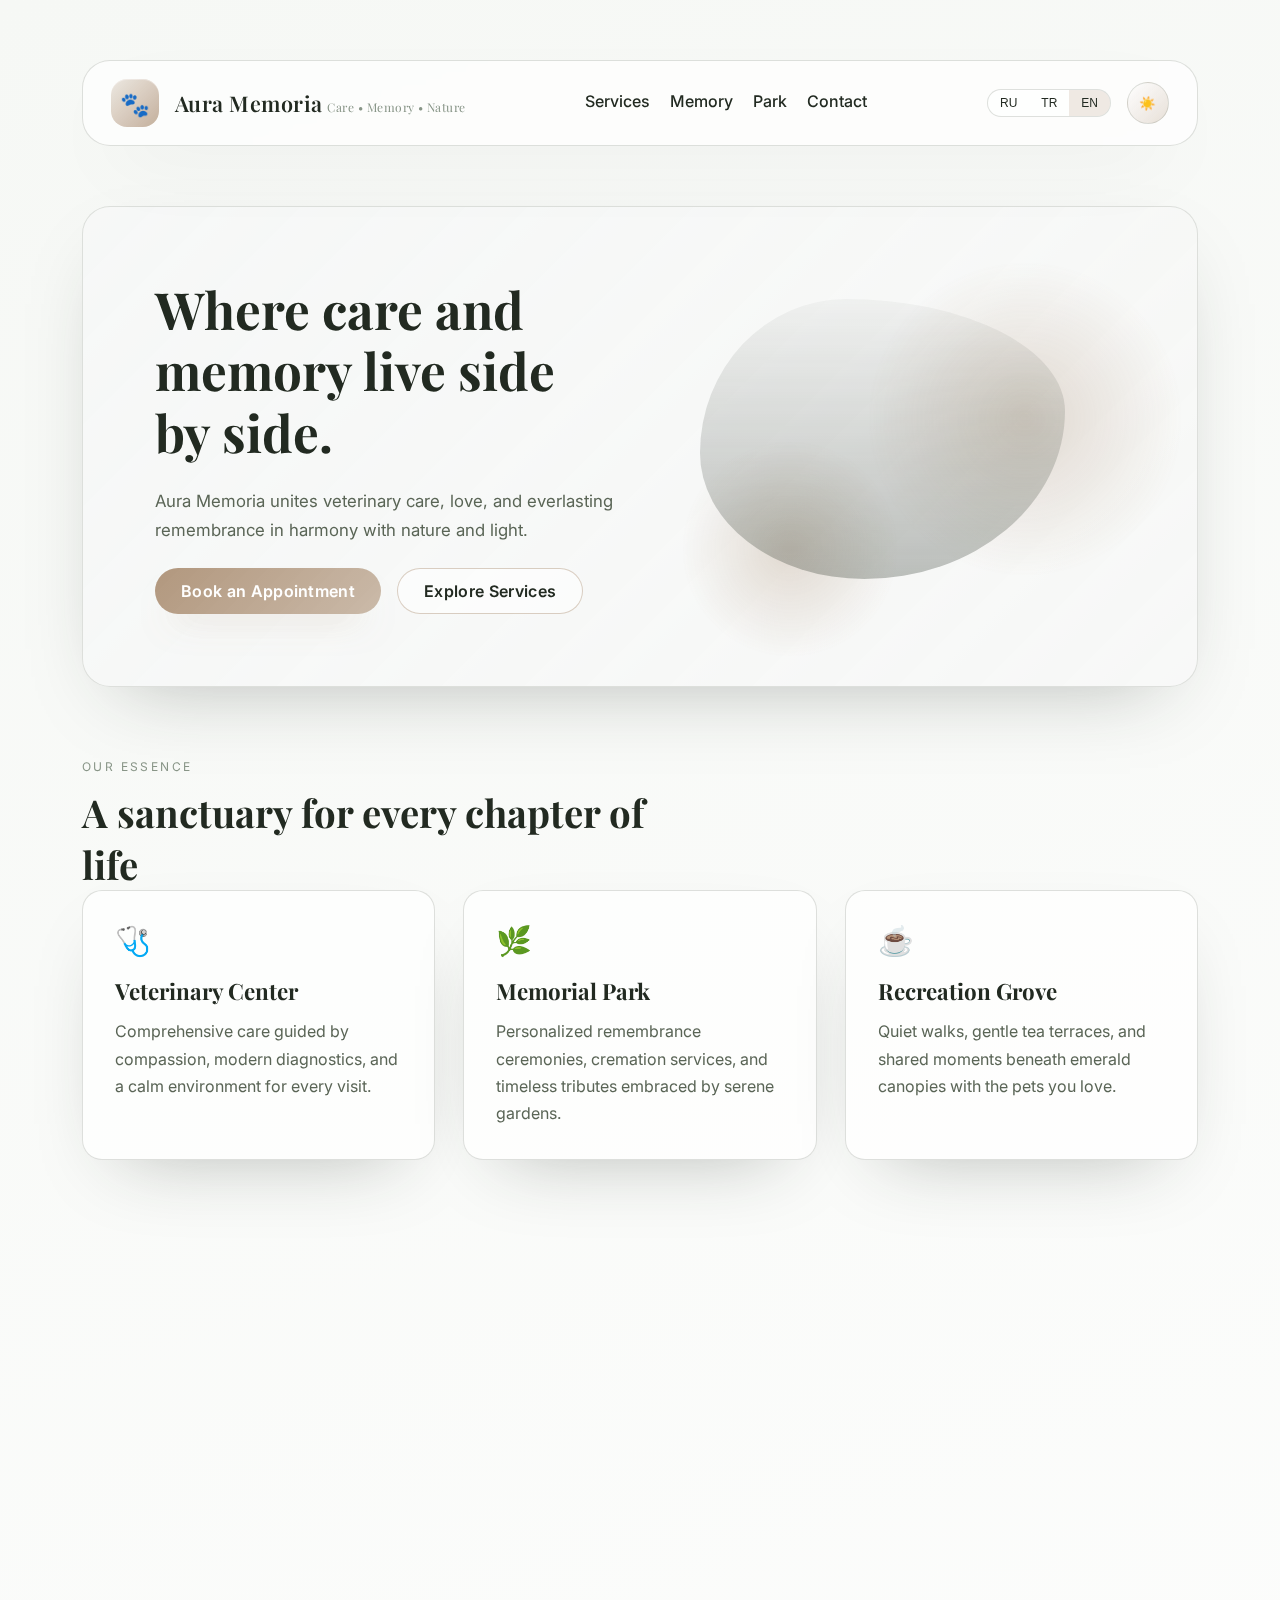
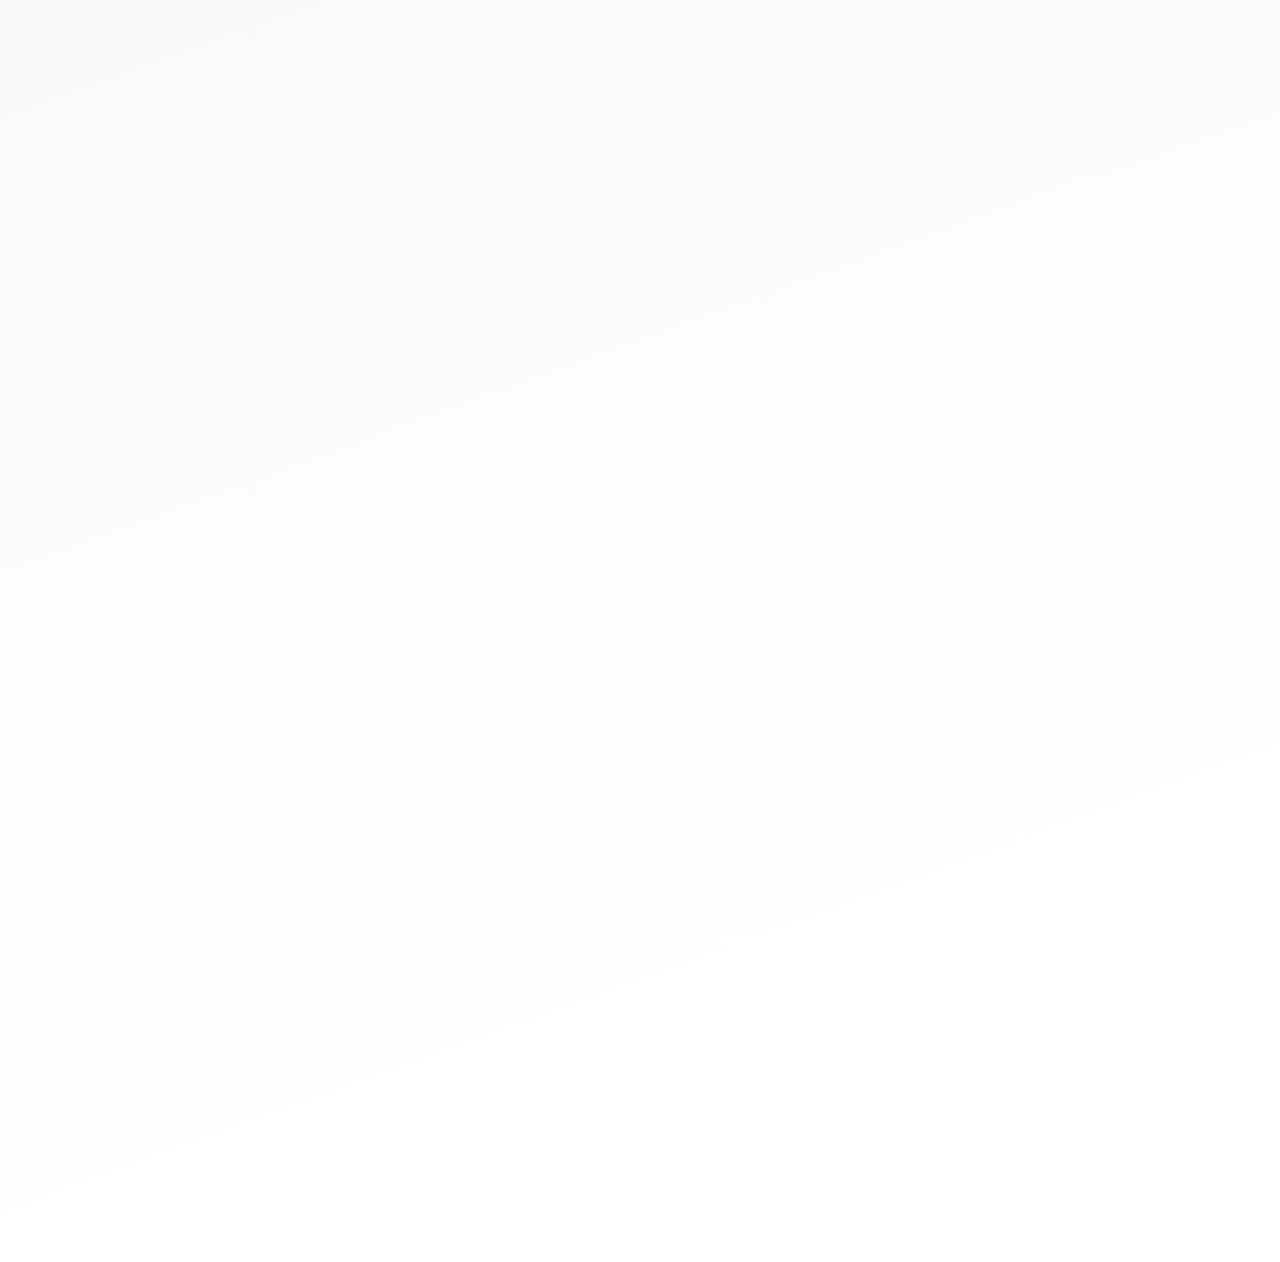
<file: index.html>
<!DOCTYPE html>
<html lang="en" class="no-js">
<head>
  <meta charset="UTF-8" />
  <meta name="viewport" content="width=device-width, initial-scale=1.0" />
  <title>Aura Memoria — Where care and memory live side by side</title>
  <link rel="preconnect" href="https://fonts.googleapis.com" />
  <link rel="preconnect" href="https://fonts.gstatic.com" crossorigin />
  <link href="https://fonts.googleapis.com/css2?family=Inter:wght@300;400;500;600&family=Playfair+Display:wght@500;600;700&display=swap" rel="stylesheet" />
  <link rel="stylesheet" href="assets/styles.css" />
</head>
<body class="theme-light">
  <div class="page-wrap">
    <header class="site-header reveal" id="top">
      <div class="logo-group">
        <div class="logo-mark" aria-hidden="true">🐾</div>
        <div class="logo-text">
          <span class="logo-title">Aura Memoria</span>
          <span class="logo-subtitle">Care • Memory • Nature</span>
        </div>
      </div>
      <nav class="site-nav" aria-label="Main navigation">
        <a href="#services">Services</a>
        <a href="#memory">Memory</a>
        <a href="#park">Park</a>
        <a href="#contact">Contact</a>
      </nav>
      <div class="header-controls">
        <div class="language-switch" role="group" aria-label="Language selector">
          <button class="language-switch__btn" data-lang="ru">RU</button>
          <button class="language-switch__btn" data-lang="tr">TR</button>
          <button class="language-switch__btn is-active" data-lang="en">EN</button>
        </div>
        <button class="theme-toggle" id="theme-toggle" aria-label="Toggle theme" type="button">
          <span class="theme-toggle__icon theme-toggle__icon--sun" aria-hidden="true">☀️</span>
          <span class="theme-toggle__icon theme-toggle__icon--moon" aria-hidden="true">🌙</span>
        </button>
      </div>
    </header>

    <main>
      <section class="hero reveal" aria-labelledby="hero-title">
        <div class="hero__background" aria-hidden="true"></div>
        <div class="hero__content">
          <h1 id="hero-title">Where care and memory live side by side.</h1>
          <p>Aura Memoria unites veterinary care, love, and everlasting remembrance in harmony with nature and light.</p>
          <div class="hero__actions">
            <a class="btn btn--primary" href="#contact">Book an Appointment</a>
            <a class="btn btn--ghost" href="#services">Explore Services</a>
          </div>
        </div>
        <div class="hero__visual" aria-hidden="true">
          <div class="hero__circle hero__circle--one"></div>
          <div class="hero__circle hero__circle--two"></div>
          <div class="hero__silhouette"></div>
        </div>
      </section>

      <section class="services reveal" id="services" aria-labelledby="services-title">
        <header class="section-header">
          <span class="section-kicker">Our Essence</span>
          <h2 id="services-title">A sanctuary for every chapter of life</h2>
        </header>
        <div class="services__grid">
          <article class="service-card" id="clinic">
            <div class="service-card__icon" aria-hidden="true">🩺</div>
            <h3>Veterinary Center</h3>
            <p>Comprehensive care guided by compassion, modern diagnostics, and a calm environment for every visit.</p>
          </article>
          <article class="service-card">
            <div class="service-card__icon" aria-hidden="true">🌿</div>
            <h3>Memorial Park</h3>
            <p>Personalized remembrance ceremonies, cremation services, and timeless tributes embraced by serene gardens.</p>
          </article>
          <article class="service-card" id="park">
            <div class="service-card__icon" aria-hidden="true">☕</div>
            <h3>Recreation Grove</h3>
            <p>Quiet walks, gentle tea terraces, and shared moments beneath emerald canopies with the pets you love.</p>
          </article>
        </div>
      </section>

      <section class="memory highlight reveal" id="memory" aria-labelledby="memory-title">
        <div class="highlight__content">
          <h2 id="memory-title">“In the whisper of leaves we hear their everlasting love.”</h2>
          <p>Our memorial keepers craft tributes that honor the joy, loyalty, and light our companions bring into our lives.</p>
          <a class="btn btn--outline" href="#stories">Learn more</a>
        </div>
      </section>

      <section class="stories reveal" id="stories" aria-labelledby="stories-title">
        <header class="section-header">
          <span class="section-kicker">Stories of Memory</span>
          <h2 id="stories-title">Echoes of love continuing to bloom</h2>
        </header>
        <div class="stories__list">
          <article class="story-card">
            <h3>Sunlit Path for Luna</h3>
            <p>How a gentle garden ceremony helped a family celebrate their husky’s adventurous spirit.</p>
            <button class="link-more" type="button">Coming soon</button>
          </article>
          <article class="story-card">
            <h3>The Cedar Bench</h3>
            <p>A community-built tribute spot where visitors leave handwritten notes for companions passed.</p>
            <button class="link-more" type="button">Coming soon</button>
          </article>
          <article class="story-card">
            <h3>Tea at Dusk</h3>
            <p>Weekly gatherings blending mindfulness, art therapy, and quiet moments with friends.</p>
            <button class="link-more" type="button">Coming soon</button>
          </article>
        </div>
      </section>

      <section class="contact reveal" id="contact" aria-labelledby="contact-title">
        <header class="section-header">
          <span class="section-kicker">Connect</span>
          <h2 id="contact-title">We are here to listen and to help</h2>
        </header>
        <div class="contact__layout">
          <div class="contact__details">
            <div class="detail">
              <h3>Visit</h3>
              <p>Golden Grove Lane 12, Serene District</p>
              <p>Open daily 8:00 – 22:00</p>
            </div>
            <div class="detail">
              <h3>Call</h3>
              <p><a href="tel:+74951234567">+7 (495) 123-45-67</a></p>
              <p><a href="tel:+905551234567">+90 555 123 45 67</a></p>
            </div>
            <div class="detail">
              <h3>Write</h3>
              <p><a href="mailto:hello@auramemoria.com">hello@auramemoria.com</a></p>
            </div>
          </div>
          <form class="contact__form" novalidate>
            <div class="form-group">
              <label for="name">Name</label>
              <input id="name" name="name" type="text" placeholder="Your name" required />
            </div>
            <div class="form-group">
              <label for="email">Email</label>
              <input id="email" name="email" type="email" placeholder="you@example.com" required />
            </div>
            <div class="form-group">
              <label for="message">Message</label>
              <textarea id="message" name="message" rows="4" placeholder="How can we support you?" required></textarea>
            </div>
            <button class="btn btn--primary" type="submit">Send message</button>
          </form>
        </div>
      </section>
    </main>

    <footer class="site-footer reveal">
      <div class="footer-brand">
        <div class="logo-mark" aria-hidden="true">🐾</div>
        <span class="logo-title">Aura Memoria</span>
      </div>
      <p>© 2025 Aura Memoria. All rights reserved.</p>
      <a class="footer-link" href="#top">Back to top</a>
    </footer>
  </div>

  <script src="assets/scripts.js" defer></script>
</body>
</html>
</file>
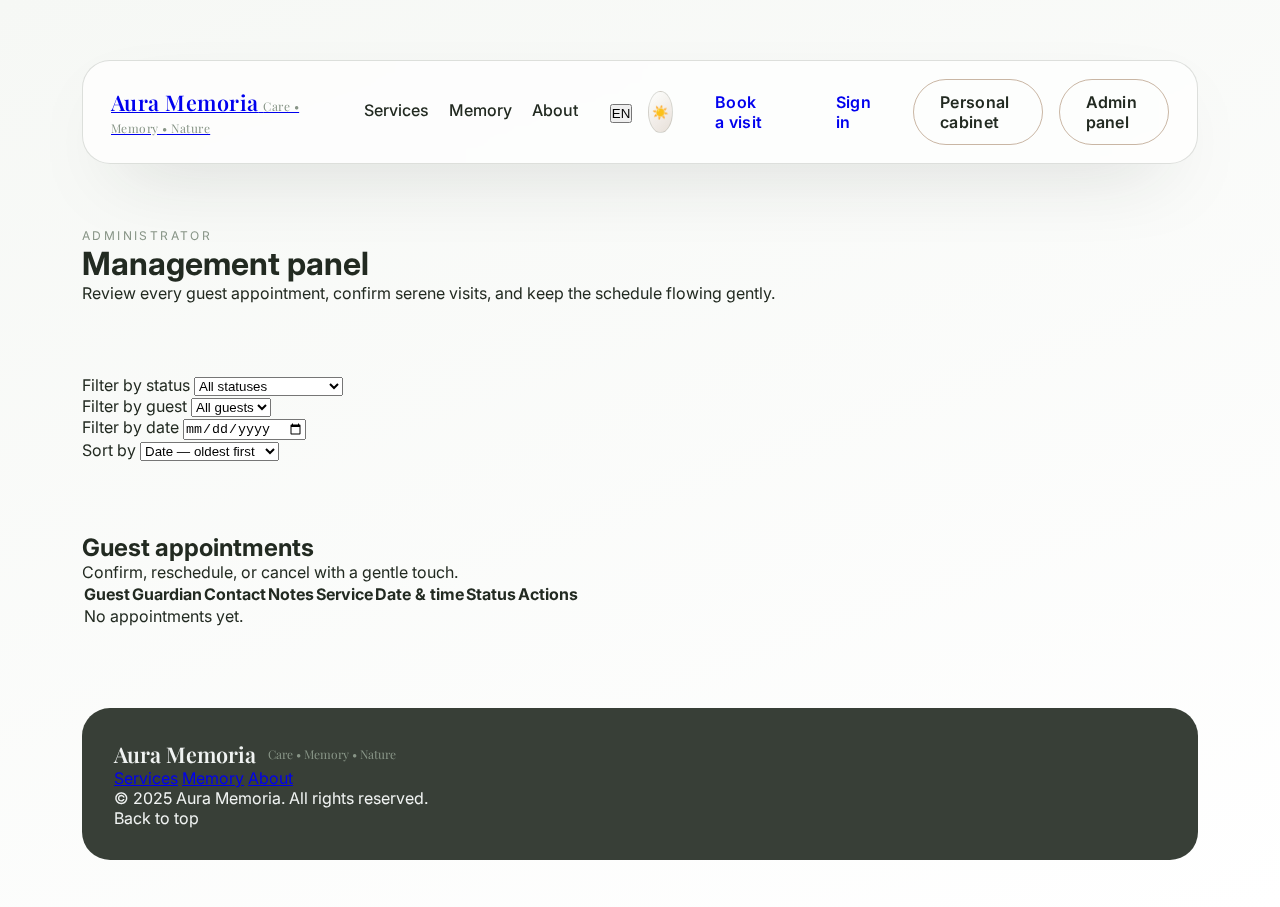
<file: admin.html>
<!DOCTYPE html>
<html lang="en" class="no-js">
<head>
  <meta charset="UTF-8" />
  <meta name="viewport" content="width=device-width, initial-scale=1.0" />
  <title>Aura Memoria — Admin panel</title>
  <link rel="preconnect" href="https://fonts.googleapis.com" />
  <link rel="preconnect" href="https://fonts.gstatic.com" crossorigin />
  <link
    href="https://fonts.googleapis.com/css2?family=Inter:wght@300;400;500;600&family=Playfair+Display:wght@500;600;700&display=swap"
    rel="stylesheet"
  />
  <link rel="stylesheet" href="assets/styles.css" />
</head>
<body class="theme-light" data-page="admin">
  <div class="page-wrap">
    <header class="site-header reveal" id="top">
      <a class="logo-group" href="index.html" aria-label="Aura Memoria home">
        <div class="logo-text">
          <span class="logo-title">Aura Memoria</span>
          <span class="logo-subtitle" data-i18n="header.tagline">Care • Memory • Nature</span>
        </div>
      </a>
      <nav class="site-nav" aria-label="Main navigation">
        <a href="index.html#services" data-i18n="nav.services">Services</a>
        <a href="memorial.html" data-i18n="nav.memory">Memory</a>
        <a href="about.html" data-i18n="nav.about">About</a>
      </nav>
      <div class="header-controls">
        <div class="language-menu" data-language-menu>
          <button
            class="language-menu__toggle"
            type="button"
            aria-haspopup="true"
            aria-expanded="false"
            aria-label="Select language"
            data-i18n-aria-label="header.languageToggle"
          >
            <span class="language-menu__globe" aria-hidden="true"></span>
            <span class="language-menu__current" data-language-label>EN</span>
            <span class="language-menu__chevron" aria-hidden="true"></span>
          </button>
          <ul class="language-menu__list" role="menu" hidden>
            <li>
              <button type="button" role="menuitemradio" aria-checked="false" class="language-menu__option" data-lang="en" data-label="EN">
                English
              </button>
            </li>
            <li>
              <button type="button" role="menuitemradio" aria-checked="false" class="language-menu__option" data-lang="ru" data-label="RU">
                Русский
              </button>
            </li>
            <li>
              <button type="button" role="menuitemradio" aria-checked="false" class="language-menu__option" data-lang="tr" data-label="TR">
                Türkçe
              </button>
            </li>
            <li>
              <button type="button" role="menuitemradio" aria-checked="false" class="language-menu__option" data-lang="de" data-label="DE">
                Deutsch
              </button>
            </li>
          </ul>
        </div>
        <button class="theme-toggle" id="theme-toggle" aria-label="Toggle theme" type="button">
          <span class="theme-toggle__icon theme-toggle__icon--sun" aria-hidden="true">☀️</span>
          <span class="theme-toggle__icon theme-toggle__icon--moon" aria-hidden="true">🌙</span>
        </button>
        <a
          class="btn btn--header btn--header-cta"
          href="clinic.html"
          data-i18n="header.bookAppointment"
        >
          Book a visit
        </a>
        <a
          class="btn btn--header"
          href="login.html"
          data-i18n="header.login"
          data-auth-visible="signed-out"
        >
          Sign in
        </a>
        <a
          class="btn btn--header btn--outline"
          href="dashboard.html"
          data-i18n="header.dashboard"
          data-auth-visible="signed-in"
          data-role-visible="user"
          hidden
        >
          Personal cabinet
        </a>
        <a
          class="btn btn--header btn--outline"
          href="admin.html"
          data-i18n="header.adminPanel"
          data-auth-visible="signed-in"
          data-role-visible="admin"
          hidden
        >
          Admin panel
        </a>
        <button
          class="header-link header-link--muted"
          type="button"
          data-action="logout"
          data-i18n="header.logout"
          data-auth-visible="signed-in"
          hidden
        >
          Sign out
        </button>
      </div>
    </header>

    <main class="admin-main">
      <section class="admin-hero reveal" aria-labelledby="admin-title">
        <div>
          <span class="section-kicker" data-i18n="admin.kicker">Administrator</span>
          <h1 id="admin-title" data-i18n="admin.title">Management panel</h1>
          <p data-i18n="admin.subtitle">
            Review every guest appointment, confirm serene visits, and keep the schedule flowing gently.
          </p>
        </div>
      </section>

      <section class="admin-controls reveal" aria-label="Appointment controls">
        <div class="admin-control">
          <label for="admin-filter-status" data-i18n="admin.filter.status">Filter by status</label>
          <select id="admin-filter-status" data-admin-filter-status>
            <option value="all" data-i18n="admin.filter.statusAll">All statuses</option>
            <option value="pending" data-i18n="admin.filter.statusPending">Awaiting confirmation</option>
            <option value="confirmed" data-i18n="admin.filter.statusConfirmed">Confirmed</option>
            <option value="cancelled" data-i18n="admin.filter.statusCancelled">Cancelled</option>
          </select>
        </div>
        <div class="admin-control">
          <label for="admin-filter-user" data-i18n="admin.filter.user">Filter by guest</label>
          <select id="admin-filter-user" data-admin-filter-user>
            <option value="all" data-i18n="admin.filter.userAll">All guests</option>
          </select>
        </div>
        <div class="admin-control">
          <label for="admin-filter-date" data-i18n="admin.filter.date">Filter by date</label>
          <input id="admin-filter-date" type="date" data-admin-filter-date />
        </div>
        <div class="admin-control">
          <label for="admin-sort" data-i18n="admin.sort.label">Sort by</label>
          <select id="admin-sort" data-admin-sort>
            <option value="dateAsc" data-i18n="admin.sort.dateAsc">Date — oldest first</option>
            <option value="dateDesc" data-i18n="admin.sort.dateDesc">Date — newest first</option>
            <option value="status" data-i18n="admin.sort.status">Status</option>
            <option value="guest" data-i18n="admin.sort.guest">Guest name</option>
          </select>
        </div>
      </section>

      <section class="admin-table-section reveal" aria-labelledby="admin-table-title">
        <div class="admin-table__header">
          <h2 id="admin-table-title" data-i18n="admin.table.title">Guest appointments</h2>
          <p data-i18n="admin.table.subtitle">Confirm, reschedule, or cancel with a gentle touch.</p>
        </div>
        <div class="admin-table__wrapper">
          <table class="admin-table" data-admin-table>
            <thead>
              <tr>
                <th data-i18n="admin.table.guest">Guest</th>
                <th data-i18n="admin.table.guardian">Guardian</th>
                <th data-i18n="admin.table.contact">Contact</th>
                <th data-i18n="admin.table.notes">Notes</th>
                <th data-i18n="admin.table.service">Service</th>
                <th data-i18n="admin.table.datetime">Date & time</th>
                <th data-i18n="admin.table.status">Status</th>
                <th data-i18n="admin.table.actions">Actions</th>
              </tr>
            </thead>
            <tbody data-admin-table-body>
              <tr data-admin-empty>
                <td colspan="8" data-i18n="admin.table.empty">No appointments yet.</td>
              </tr>
            </tbody>
          </table>
        </div>
      </section>
    </main>

    <footer class="site-footer reveal">
      <div class="site-footer__inner">
        <div class="footer-brand">
          <span class="logo-title">Aura Memoria</span>
          <span class="logo-subtitle" data-i18n="header.tagline">Care • Memory • Nature</span>
        </div>
        <nav class="footer-nav" aria-label="Footer">
          <a href="index.html#services" data-i18n="nav.services">Services</a>
          <a href="memorial.html" data-i18n="nav.memory">Memory</a>
          <a href="about.html" data-i18n="nav.about">About</a>
        </nav>
        <div class="footer-meta">
          <p data-i18n="footer.copy">© 2025 Aura Memoria. All rights reserved.</p>
          <a class="footer-link" href="#top" data-scroll-top data-i18n="footer.backToTop">Back to top</a>
        </div>
      </div>
    </footer>
    <div class="admin-reschedule" data-admin-reschedule hidden>
      <div class="admin-reschedule__backdrop" data-admin-reschedule-backdrop></div>
      <div class="admin-reschedule__dialog" role="dialog" aria-modal="true" aria-labelledby="admin-reschedule-title">
        <button
          type="button"
          class="admin-reschedule__close"
          aria-label="Close reschedule dialog"
          data-i18n-aria-label="admin.reschedule.cancel"
          data-admin-reschedule-close
        ></button>
        <h2 id="admin-reschedule-title" data-i18n="admin.reschedule.title">Adjust appointment</h2>
        <p class="admin-reschedule__intro" data-i18n="admin.reschedule.subtitle">
          Update the time and confirm when the guest is ready.
        </p>
        <form class="admin-reschedule__form" data-admin-reschedule-form>
          <div class="form-row">
            <label class="form-group">
              <span data-i18n="admin.reschedule.date">New date</span>
              <input type="date" name="date" required />
            </label>
            <label class="form-group">
              <span data-i18n="admin.reschedule.time">New time</span>
              <input type="time" name="time" required />
            </label>
          </div>
          <div class="admin-reschedule__actions">
            <button type="submit" class="btn btn--primary" data-i18n="admin.reschedule.submit">Save changes</button>
            <button type="button" class="btn btn--ghost" data-admin-reschedule-close data-i18n="admin.reschedule.cancel">
              Cancel
            </button>
          </div>
        </form>
      </div>
    </div>
  </div>
  <script src="assets/scripts.js" defer></script>
</body>
</html>
</file>
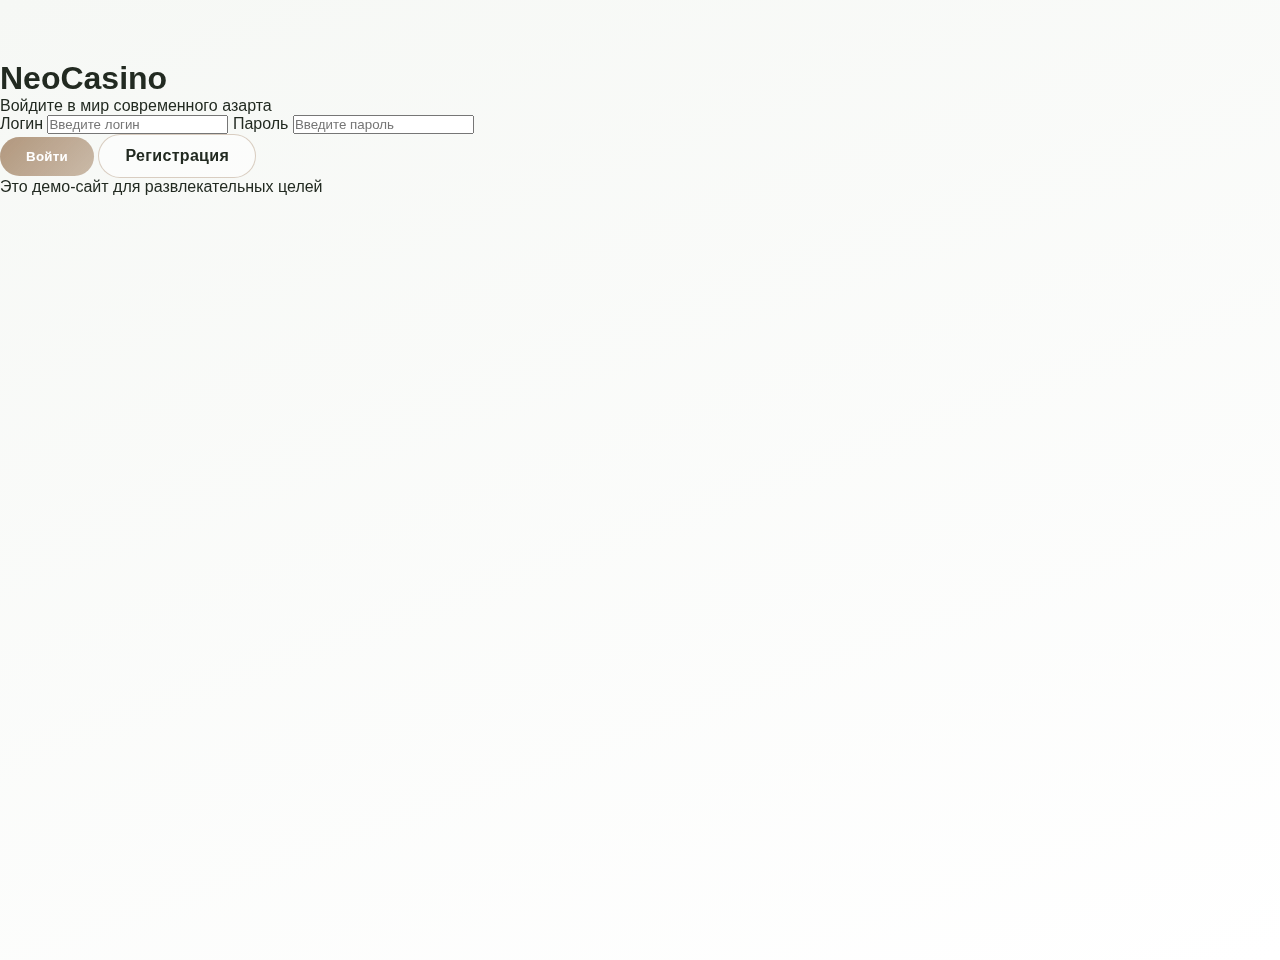
<file: auth.html>
<!DOCTYPE html>
<html lang="ru">
<head>
  <meta charset="UTF-8" />
  <meta name="viewport" content="width=device-width, initial-scale=1.0" />
  <title>NeoCasino — Вход</title>
  <link rel="preconnect" href="https://fonts.googleapis.com">
  <link rel="preconnect" href="https://fonts.gstatic.com" crossorigin>
  <link href="https://fonts.googleapis.com/css2?family=Poppins:wght@400;500;600;700&display=swap" rel="stylesheet">
  <link rel="stylesheet" href="assets/styles.css" />
</head>
<body class="page page--auth">
  <div class="floating-gifts" aria-hidden="true">
    <div class="gift gift--one"></div>
    <div class="gift gift--two"></div>
    <div class="gift gift--three"></div>
  </div>

  <main class="auth">
    <section class="auth__panel glass">
      <header class="auth__header">
        <h1 class="auth__title">NeoCasino</h1>
        <p class="auth__subtitle">Войдите в мир современного азарта</p>
      </header>
      <form class="auth__form" novalidate>
        <label class="input">
          <span class="input__label">Логин</span>
          <input type="text" name="login" placeholder="Введите логин" required />
        </label>
        <label class="input">
          <span class="input__label">Пароль</span>
          <input type="password" name="password" placeholder="Введите пароль" required />
        </label>
        <div class="auth__actions">
          <button type="submit" class="btn btn--primary">Войти</button>
          <a class="btn btn--ghost" href="dashboard.html">Регистрация</a>
        </div>
      </form>
      <p class="auth__disclaimer">Это демо-сайт для развлекательных целей</p>
    </section>
  </main>
  <script src="assets/scripts.js"></script>
</body>
</html>
</file>
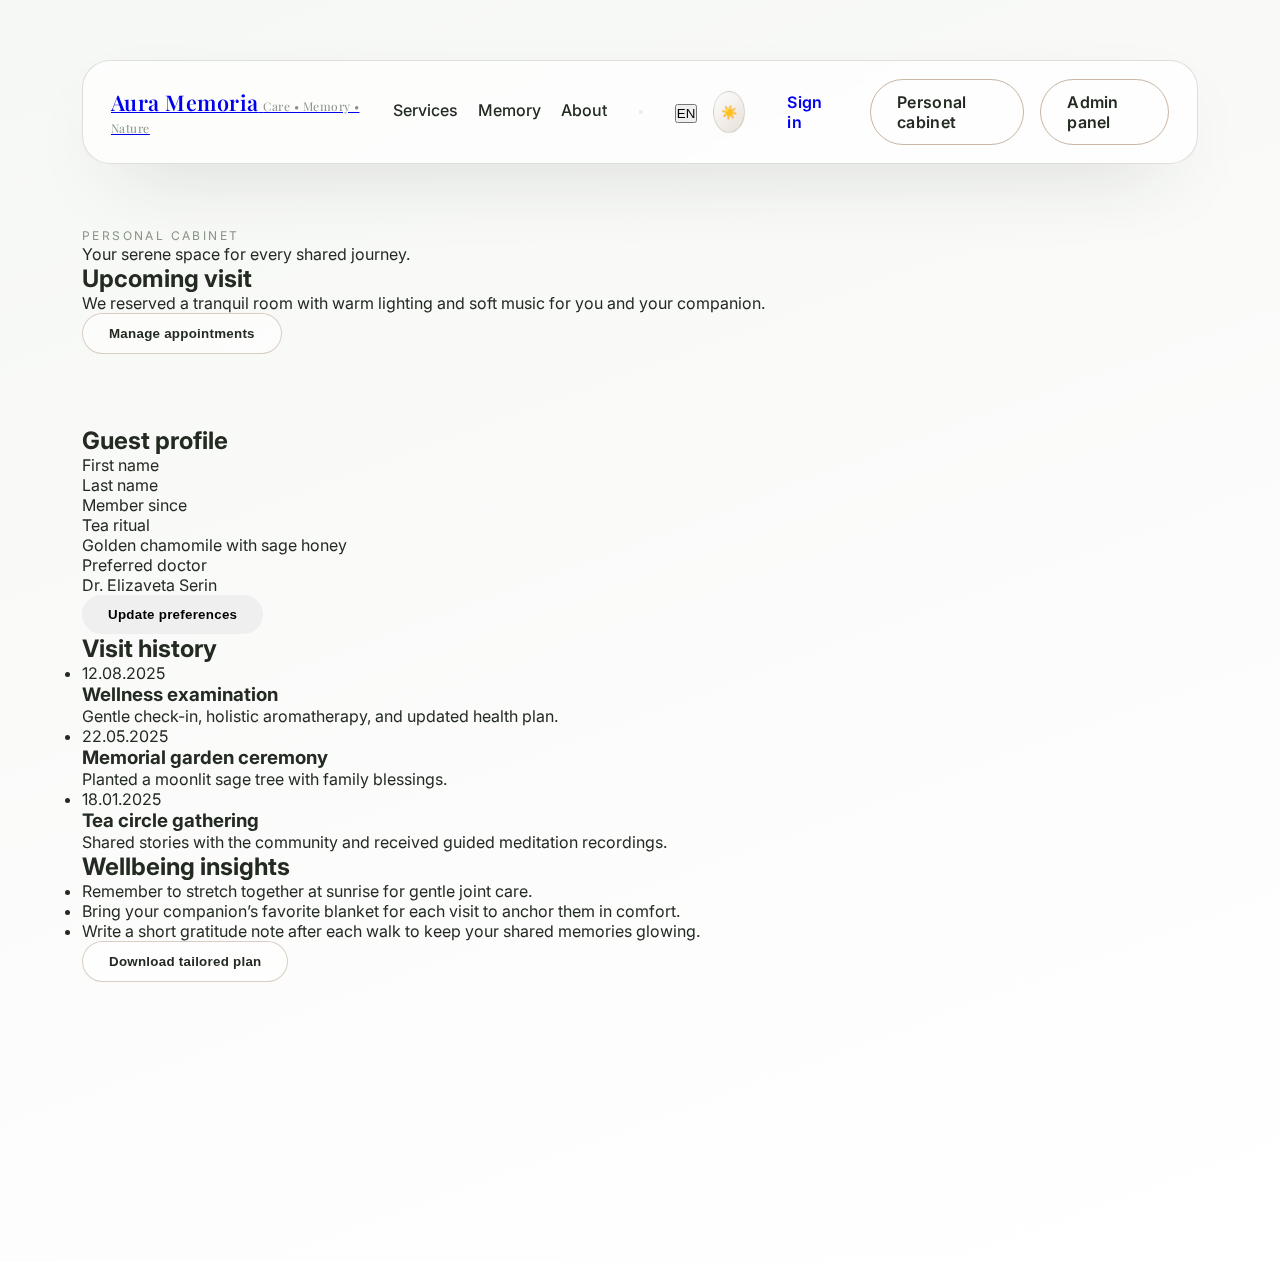
<file: dashboard.html>
<!DOCTYPE html>
<html lang="en" class="no-js">
<head>
  <meta charset="UTF-8" />
  <meta name="viewport" content="width=device-width, initial-scale=1.0" />
  <title>Aura Memoria — Personal cabinet</title>
  <link rel="preconnect" href="https://fonts.googleapis.com" />
  <link rel="preconnect" href="https://fonts.gstatic.com" crossorigin />
  <link
    href="https://fonts.googleapis.com/css2?family=Inter:wght@300;400;500;600&family=Playfair+Display:wght@500;600;700&display=swap"
    rel="stylesheet"
  />
  <link rel="stylesheet" href="assets/styles.css" />
</head>
<body class="theme-light" data-page="dashboard">
  <div class="page-wrap">
    <header class="site-header reveal" id="top">
      <a class="logo-group" href="index.html" aria-label="Aura Memoria home">
        <div class="logo-text">
          <span class="logo-title">Aura Memoria</span>
          <span class="logo-subtitle" data-i18n="header.tagline">Care • Memory • Nature</span>
        </div>
      </a>
      <nav class="site-nav" aria-label="Main navigation">
        <a href="index.html#services" data-i18n="nav.services">Services</a>
        <a href="memorial.html" data-i18n="nav.memory">Memory</a>
        <a href="about.html" data-i18n="nav.about">About</a>
      </nav>
      <button
        class="header-menu-toggle"
        type="button"
        aria-expanded="false"
        aria-label="Open menu"
        data-i18n-aria-label="header.menuOpen"
        data-mobile-menu-toggle
        aria-controls="mobile-menu"
      >
        <span aria-hidden="true"></span>
        <span aria-hidden="true"></span>
        <span aria-hidden="true"></span>
      </button>
      <div class="header-controls">
        <div class="language-menu" data-language-menu>
          <button
            class="language-menu__toggle"
            type="button"
            aria-haspopup="true"
            aria-expanded="false"
            aria-label="Select language"
            data-i18n-aria-label="header.languageToggle"
          >
            <span class="language-menu__globe" aria-hidden="true"></span>
            <span class="language-menu__current" data-language-label>EN</span>
            <span class="language-menu__chevron" aria-hidden="true"></span>
          </button>
          <ul class="language-menu__list" role="menu" hidden>
            <li>
              <button
                type="button"
                role="menuitemradio"
                aria-checked="false"
                class="language-menu__option"
                data-lang="en"
                data-label="EN"
              >
                English
              </button>
            </li>
            <li>
              <button
                type="button"
                role="menuitemradio"
                aria-checked="false"
                class="language-menu__option"
                data-lang="ru"
                data-label="RU"
              >
                Русский
              </button>
            </li>
            <li>
              <button
                type="button"
                role="menuitemradio"
                aria-checked="false"
                class="language-menu__option"
                data-lang="tr"
                data-label="TR"
              >
                Türkçe
              </button>
            </li>
            <li>
              <button
                type="button"
                role="menuitemradio"
                aria-checked="false"
                class="language-menu__option"
                data-lang="de"
                data-label="DE"
              >
                Deutsch
              </button>
            </li>
          </ul>
        </div>
        <button class="theme-toggle" id="theme-toggle" aria-label="Toggle theme" type="button">
          <span class="theme-toggle__icon theme-toggle__icon--sun" aria-hidden="true">☀️</span>
          <span class="theme-toggle__icon theme-toggle__icon--moon" aria-hidden="true">🌙</span>
        </button>
        <a
          class="btn btn--header"
          href="login.html"
          data-i18n="header.login"
          data-auth-visible="signed-out"
        >
          Sign in
        </a>
        <a
          class="btn btn--header btn--outline"
          href="dashboard.html"
          data-i18n="header.dashboard"
          data-auth-visible="signed-in"
          data-role-visible="user"
          hidden
        >
          Personal cabinet
        </a>
        <a
          class="btn btn--header btn--outline"
          href="admin.html"
          data-i18n="header.adminPanel"
          data-auth-visible="signed-in"
          data-role-visible="admin"
          hidden
        >
          Admin panel
        </a>
        <button
          class="header-link header-link--muted"
          type="button"
          data-action="logout"
          data-i18n="header.logout"
          data-auth-visible="signed-in"
          hidden
        >
          Sign out
        </button>
      </div>
      <div class="mobile-menu" id="mobile-menu" data-mobile-menu hidden aria-hidden="true">
        <div class="mobile-menu__overlay" data-mobile-menu-close></div>
        <div class="mobile-menu__panel">
          <button
            class="mobile-menu__close"
            type="button"
            aria-label="Close menu"
            data-i18n-aria-label="header.menuClose"
            data-mobile-menu-close
            data-mobile-menu-initial
          >
            <span aria-hidden="true"></span>
            <span aria-hidden="true"></span>
          </button>
          <nav class="mobile-menu__nav" aria-label="Mobile navigation">
            <a href="index.html#services" data-i18n="nav.services" data-mobile-menu-link>Services</a>
            <a href="memorial.html" data-i18n="nav.memory" data-mobile-menu-link>Memory</a>
            <a href="about.html" data-i18n="nav.about" data-mobile-menu-link>About</a>
          </nav>
          <div class="mobile-menu__actions">
            <a
              class="btn btn--header"
              href="login.html"
              data-i18n="header.login"
              data-auth-visible="signed-out"
              data-mobile-menu-link
            >
              Sign in
            </a>
            <a
              class="btn btn--header btn--outline"
              href="dashboard.html"
              data-i18n="header.dashboard"
              data-auth-visible="signed-in"
              data-role-visible="user"
              data-mobile-menu-link
              hidden
            >
              Personal cabinet
            </a>
            <a
              class="btn btn--header btn--outline"
              href="admin.html"
              data-i18n="header.adminPanel"
              data-auth-visible="signed-in"
              data-role-visible="admin"
              data-mobile-menu-link
              hidden
            >
              Admin panel
            </a>
            <button
              class="header-link header-link--muted mobile-menu__logout"
              type="button"
              data-action="logout"
              data-i18n="header.logout"
              data-auth-visible="signed-in"
              data-mobile-menu-link
              hidden
            >
              Sign out
            </button>
          </div>
        </div>
      </div>
    </header>

    <main class="dashboard-main">
      <section class="dashboard-hero reveal" aria-labelledby="dashboard-heading">
        <div class="dashboard-hero__content">
          <span class="section-kicker" data-i18n="dashboard.kicker">Personal cabinet</span>
          <h1 id="dashboard-heading" data-user-greeting></h1>
          <p data-i18n="dashboard.subtitle">Your serene space for every shared journey.</p>
        </div>
        <aside class="dashboard-hero__card">
          <h2 data-i18n="dashboard.nextVisit.title">Upcoming visit</h2>
          <p class="dashboard-hero__date" data-next-visit></p>
          <p class="dashboard-hero__note" data-i18n="dashboard.nextVisit.note">
            We reserved a tranquil room with warm lighting and soft music for you and your companion.
          </p>
          <button
            class="btn btn--ghost"
            type="button"
            data-manage-appointments
            data-i18n="dashboard.nextVisit.manage"
          >
            Manage appointments
          </button>
        </aside>
      </section>

      <section class="dashboard-grid reveal" aria-labelledby="history-title">
        <article class="dashboard-card dashboard-card--profile">
          <h2 class="dashboard-card__title" data-i18n="dashboard.profile.title">Guest profile</h2>
          <dl class="dashboard-card__list dashboard-card__list--grid">
            <div>
              <dt data-i18n="dashboard.profile.firstName">First name</dt>
              <dd data-user-first></dd>
            </div>
            <div>
              <dt data-i18n="dashboard.profile.lastName">Last name</dt>
              <dd data-user-last></dd>
            </div>
            <div>
              <dt data-i18n="dashboard.profile.memberSince">Member since</dt>
              <dd data-member-since></dd>
            </div>
            <div>
              <dt data-i18n="dashboard.profile.favoriteDrink">Tea ritual</dt>
              <dd data-i18n="dashboard.profile.favoriteDrinkValue">Golden chamomile with sage honey</dd>
            </div>
            <div>
              <dt data-i18n="dashboard.profile.preferredDoctor">Preferred doctor</dt>
              <dd data-i18n="dashboard.profile.preferredDoctorValue">Dr. Elizaveta Serin</dd>
            </div>
          </dl>
          <button class="btn btn--inline" type="button" data-i18n="dashboard.profile.edit">Update preferences</button>
        </article>

        <article class="dashboard-card" aria-labelledby="history-title">
          <h2 id="history-title" class="dashboard-card__title" data-i18n="dashboard.history.title">Visit history</h2>
          <ul class="timeline">
            <li>
              <span class="timeline__date">12.08.2025</span>
              <div class="timeline__content">
                <h3 data-i18n="dashboard.history.item1.title">Wellness examination</h3>
                <p data-i18n="dashboard.history.item1.note">Gentle check-in, holistic aromatherapy, and updated health plan.</p>
              </div>
            </li>
            <li>
              <span class="timeline__date">22.05.2025</span>
              <div class="timeline__content">
                <h3 data-i18n="dashboard.history.item2.title">Memorial garden ceremony</h3>
                <p data-i18n="dashboard.history.item2.note">Planted a moonlit sage tree with family blessings.</p>
              </div>
            </li>
            <li>
              <span class="timeline__date">18.01.2025</span>
              <div class="timeline__content">
                <h3 data-i18n="dashboard.history.item3.title">Tea circle gathering</h3>
                <p data-i18n="dashboard.history.item3.note">Shared stories with the community and received guided meditation recordings.</p>
              </div>
            </li>
          </ul>
        </article>

        <article class="dashboard-card" aria-labelledby="insight-title">
          <h2 id="insight-title" class="dashboard-card__title" data-i18n="dashboard.insights.title">Wellbeing insights</h2>
          <ul class="insight-list">
            <li data-i18n="dashboard.insights.item1">Remember to stretch together at sunrise for gentle joint care.</li>
            <li data-i18n="dashboard.insights.item2">Bring your companion’s favorite blanket for each visit to anchor them in comfort.</li>
            <li data-i18n="dashboard.insights.item3">Write a short gratitude note after each walk to keep your shared memories glowing.</li>
          </ul>
          <button class="btn btn--ghost" type="button" data-i18n="dashboard.insights.cta">Download tailored plan</button>
        </article>

      </section>
    </main>

    <footer class="site-footer reveal">
      <div class="site-footer__inner">
        <div class="footer-brand">
          <span class="logo-title">Aura Memoria</span>
          <span class="logo-subtitle" data-i18n="header.tagline">Care • Memory • Nature</span>
        </div>
        <nav class="footer-nav" aria-label="Footer">
          <a href="index.html#services" data-i18n="nav.services">Services</a>
          <a href="memorial.html" data-i18n="nav.memory">Memory</a>
          <a href="about.html" data-i18n="nav.about">About</a>
        </nav>
        <div class="footer-meta">
          <p data-i18n="footer.copy">© 2025 Aura Memoria. All rights reserved.</p>
          <a class="footer-link" href="#top" data-scroll-top data-i18n="footer.backToTop">Back to top</a>
        </div>
      </div>
    </footer>
  </div>

  <div class="appointments-modal" data-appointments-modal hidden>
    <div class="appointments-modal__backdrop" data-appointments-close></div>
    <div class="appointments-modal__dialog" role="dialog" aria-modal="true" aria-labelledby="appointments-title">
      <header class="appointments-modal__header">
        <div>
          <h2 id="appointments-title" data-i18n="dashboard.appointments.title">Your appointments</h2>
          <p data-i18n="dashboard.appointments.subtitle">Manage every visit with gentle adjustments.</p>
        </div>
        <button
          class="appointments-modal__close"
          type="button"
          data-appointments-close
          aria-label="Close"
          data-i18n-aria-label="dashboard.appointments.close"
        >
          <span aria-hidden="true">×</span>
        </button>
      </header>
      <div class="appointments-modal__body" data-appointments-list>
        <p class="appointments-modal__empty" data-appointments-empty data-i18n="dashboard.appointments.empty">
          No appointments yet. Book a serene visit to see it here.
        </p>
      </div>
    </div>
  </div>

  <script src="assets/scripts.js" defer></script>
</body>
</html>
</file>
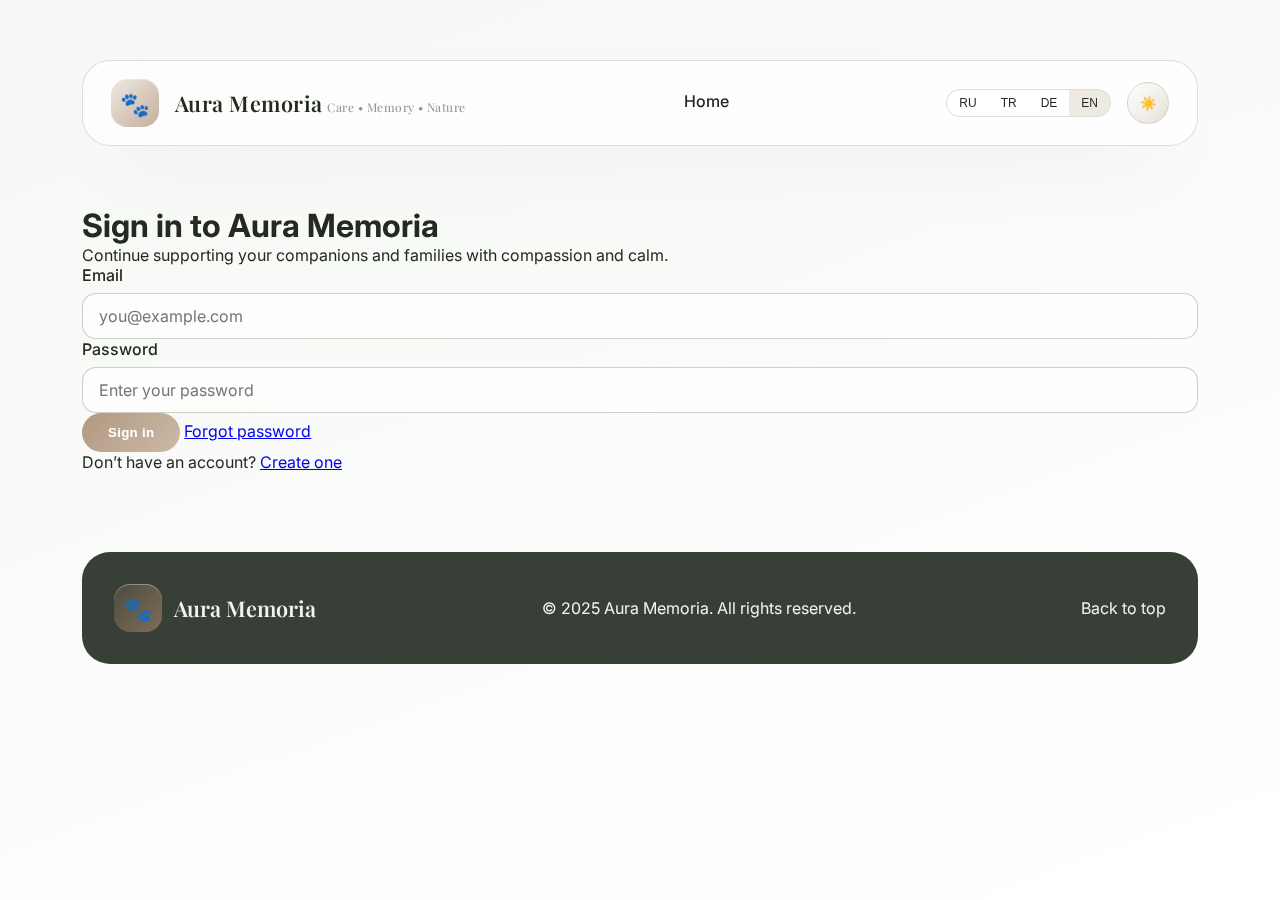
<file: login.html>
<!DOCTYPE html>
<html lang="en" class="no-js">
<head>
  <meta charset="UTF-8" />
  <meta name="viewport" content="width=device-width, initial-scale=1.0" />
  <title>Aura Memoria — Sign in</title>
  <link rel="preconnect" href="https://fonts.googleapis.com" />
  <link rel="preconnect" href="https://fonts.gstatic.com" crossorigin />
  <link
    href="https://fonts.googleapis.com/css2?family=Inter:wght@300;400;500;600&family=Playfair+Display:wght@500;600;700&display=swap"
    rel="stylesheet"
  />
  <link rel="stylesheet" href="assets/styles.css" />
</head>
<body class="theme-light auth-body" data-page="login">
  <div class="page-wrap page-wrap--auth">
    <header class="site-header site-header--simple reveal" id="top">
      <div class="logo-group">
        <div class="logo-mark" aria-hidden="true">🐾</div>
        <div class="logo-text">
          <span class="logo-title">Aura Memoria</span>
          <span class="logo-subtitle" data-i18n="header.tagline">Care • Memory • Nature</span>
        </div>
      </div>
      <nav class="site-nav site-nav--compact" aria-label="Main navigation">
        <a href="index.html" data-i18n="header.home">Home</a>
      </nav>
      <div class="header-controls">
        <div class="language-switch" role="group" aria-label="Language selector">
          <button class="language-switch__btn" data-lang="ru">RU</button>
          <button class="language-switch__btn" data-lang="tr">TR</button>
          <button class="language-switch__btn" data-lang="de">DE</button>
          <button class="language-switch__btn is-active" data-lang="en">EN</button>
        </div>
        <button class="theme-toggle" id="theme-toggle" aria-label="Toggle theme" type="button">
          <span class="theme-toggle__icon theme-toggle__icon--sun" aria-hidden="true">☀️</span>
          <span class="theme-toggle__icon theme-toggle__icon--moon" aria-hidden="true">🌙</span>
        </button>
      </div>
    </header>

    <main class="auth-main reveal" aria-labelledby="login-title">
      <section class="auth-card">
        <header class="auth-card__header">
          <h1 class="auth-card__title" id="login-title" data-i18n="login.title">Sign in to Aura Memoria</h1>
          <p class="auth-card__subtitle" data-i18n="login.subtitle">
            Continue supporting your companions and families with compassion and calm.
          </p>
        </header>
        <form class="auth-card__form" novalidate>
          <div class="form-group">
            <label for="login-email" data-i18n="login.emailLabel">Email</label>
            <input
              id="login-email"
              name="email"
              type="email"
              autocomplete="email"
              placeholder="you@example.com"
              required
              data-i18n-placeholder="login.emailPlaceholder"
            />
          </div>
          <div class="form-group">
            <label for="login-password" data-i18n="login.passwordLabel">Password</label>
            <input
              id="login-password"
              name="password"
              type="password"
              autocomplete="current-password"
              placeholder="Enter your password"
              required
              data-i18n-placeholder="login.passwordPlaceholder"
            />
          </div>
          <div class="auth-card__actions">
            <button class="btn btn--primary" type="submit" data-i18n="login.submit">Sign in</button>
            <a class="header-link header-link--muted" href="#" data-i18n="login.forgot">Forgot password</a>
          </div>
        </form>
        <p class="auth-card__switch">
          <span data-i18n="login.switchPrompt">Don’t have an account?</span>
          <a href="register.html" data-i18n="login.switchLink">Create one</a>
        </p>
      </section>
    </main>

    <footer class="site-footer site-footer--simple reveal">
      <div class="footer-brand">
        <div class="logo-mark" aria-hidden="true">🐾</div>
        <span class="logo-title">Aura Memoria</span>
      </div>
      <p data-i18n="footer.copy">© 2025 Aura Memoria. All rights reserved.</p>
      <a class="footer-link" href="#top" data-i18n="footer.backToTop">Back to top</a>
    </footer>
  </div>

  <script src="assets/scripts.js" defer></script>
</body>
</html>
</file>
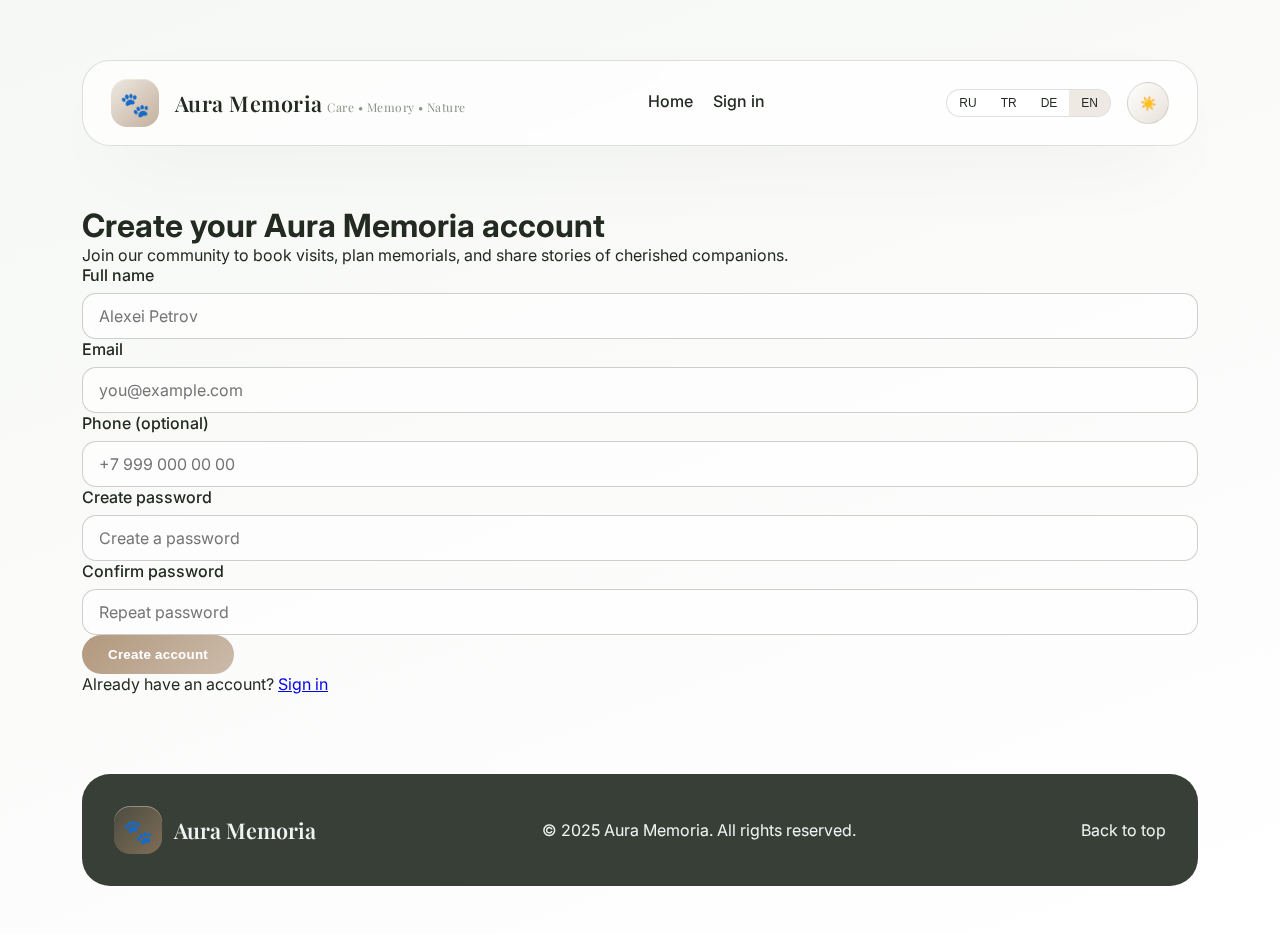
<file: register.html>
<!DOCTYPE html>
<html lang="en" class="no-js">
<head>
  <meta charset="UTF-8" />
  <meta name="viewport" content="width=device-width, initial-scale=1.0" />
  <title>Aura Memoria — Create account</title>
  <link rel="preconnect" href="https://fonts.googleapis.com" />
  <link rel="preconnect" href="https://fonts.gstatic.com" crossorigin />
  <link
    href="https://fonts.googleapis.com/css2?family=Inter:wght@300;400;500;600&family=Playfair+Display:wght@500;600;700&display=swap"
    rel="stylesheet"
  />
  <link rel="stylesheet" href="assets/styles.css" />
</head>
<body class="theme-light auth-body" data-page="register">
  <div class="page-wrap page-wrap--auth">
    <header class="site-header site-header--simple reveal" id="top">
      <div class="logo-group">
        <div class="logo-mark" aria-hidden="true">🐾</div>
        <div class="logo-text">
          <span class="logo-title">Aura Memoria</span>
          <span class="logo-subtitle" data-i18n="header.tagline">Care • Memory • Nature</span>
        </div>
      </div>
      <nav class="site-nav site-nav--compact" aria-label="Main navigation">
        <a href="index.html" data-i18n="header.home">Home</a>
        <a href="login.html" data-i18n="header.login">Sign in</a>
      </nav>
      <div class="header-controls">
        <div class="language-switch" role="group" aria-label="Language selector">
          <button class="language-switch__btn" data-lang="ru">RU</button>
          <button class="language-switch__btn" data-lang="tr">TR</button>
          <button class="language-switch__btn" data-lang="de">DE</button>
          <button class="language-switch__btn is-active" data-lang="en">EN</button>
        </div>
        <button class="theme-toggle" id="theme-toggle" aria-label="Toggle theme" type="button">
          <span class="theme-toggle__icon theme-toggle__icon--sun" aria-hidden="true">☀️</span>
          <span class="theme-toggle__icon theme-toggle__icon--moon" aria-hidden="true">🌙</span>
        </button>
      </div>
    </header>

    <main class="auth-main reveal" aria-labelledby="register-title">
      <section class="auth-card">
        <header class="auth-card__header">
          <h1 class="auth-card__title" id="register-title" data-i18n="register.title">Create your Aura Memoria account</h1>
          <p class="auth-card__subtitle" data-i18n="register.subtitle">
            Join our community to book visits, plan memorials, and share stories of cherished companions.
          </p>
        </header>
        <form class="auth-card__form" novalidate>
          <div class="form-group">
            <label for="register-name" data-i18n="register.nameLabel">Full name</label>
            <input
              id="register-name"
              name="name"
              type="text"
              autocomplete="name"
              placeholder="Alexei Petrov"
              required
              data-i18n-placeholder="register.namePlaceholder"
            />
          </div>
          <div class="form-group">
            <label for="register-email" data-i18n="register.emailLabel">Email</label>
            <input
              id="register-email"
              name="email"
              type="email"
              autocomplete="email"
              placeholder="you@example.com"
              required
              data-i18n-placeholder="register.emailPlaceholder"
            />
          </div>
          <div class="form-group">
            <label for="register-phone" data-i18n="register.phoneLabel">Phone (optional)</label>
            <input
              id="register-phone"
              name="phone"
              type="tel"
              autocomplete="tel"
              placeholder="+7 999 000 00 00"
              data-i18n-placeholder="register.phonePlaceholder"
            />
          </div>
          <div class="form-row">
            <div class="form-group">
              <label for="register-password" data-i18n="register.passwordLabel">Create password</label>
              <input
                id="register-password"
                name="password"
                type="password"
                autocomplete="new-password"
                placeholder="Create a password"
                required
                data-i18n-placeholder="register.passwordPlaceholder"
              />
            </div>
            <div class="form-group">
              <label for="register-confirm" data-i18n="register.confirmLabel">Confirm password</label>
              <input
                id="register-confirm"
                name="confirm"
                type="password"
                autocomplete="new-password"
                placeholder="Repeat password"
                required
                data-i18n-placeholder="register.confirmPlaceholder"
              />
            </div>
          </div>
          <div class="auth-card__actions">
            <button class="btn btn--primary" type="submit" data-i18n="register.submit">Create account</button>
          </div>
        </form>
        <p class="auth-card__switch">
          <span data-i18n="register.switchPrompt">Already have an account?</span>
          <a href="login.html" data-i18n="register.switchLink">Sign in</a>
        </p>
      </section>
    </main>

    <footer class="site-footer site-footer--simple reveal">
      <div class="footer-brand">
        <div class="logo-mark" aria-hidden="true">🐾</div>
        <span class="logo-title">Aura Memoria</span>
      </div>
      <p data-i18n="footer.copy">© 2025 Aura Memoria. All rights reserved.</p>
      <a class="footer-link" href="#top" data-i18n="footer.backToTop">Back to top</a>
    </footer>
  </div>

  <script src="assets/scripts.js" defer></script>
</body>
</html>
</file>
<file: assets/styles.css>
:root {
  color-scheme: light;
  font-family: 'Inter', sans-serif;
  --font-serif: 'Playfair Display', serif;
  --font-sans: 'Inter', sans-serif;
  --color-base: #889587;
  --color-deep: #5a6556;
  --color-light: #c7cfc9;
  --color-dark: #222a21;
  --color-gold: #a58668;
  --color-surface: rgba(255, 255, 255, 0.7);
  --color-backdrop: #f6f8f5;
  --color-border: rgba(90, 101, 86, 0.2);
  --shadow-soft: 0 30px 80px -40px rgba(34, 42, 33, 0.35);
  --radius-large: 28px;
  --radius-medium: 20px;
  --radius-small: 14px;
  --transition-base: 0.4s ease;
}

:root.dark {
  color-scheme: dark;
  --color-base: #778da9;
  --color-deep: #415a77;
  --color-light: #e0e1dd;
  --color-dark: #1b263b;
  --color-gold: #a58668;
  --color-surface: rgba(33, 45, 69, 0.75);
  --color-backdrop: #1b263b;
  --color-border: rgba(224, 225, 221, 0.18);
  --shadow-soft: 0 30px 80px -40px rgba(14, 19, 28, 0.7);
}

* {
  box-sizing: border-box;
  margin: 0;
  padding: 0;
}

html {
  scroll-behavior: smooth;
}

body {
  font-family: var(--font-sans);
  min-height: 100vh;
  background: linear-gradient(160deg, var(--color-backdrop), #ffffff);
  color: var(--color-dark);
  transition: background 0.6s ease, color 0.6s ease;
  overflow-x: hidden;
}

body.theme-dark {
  background: radial-gradient(circle at 20% 20%, rgba(119, 141, 169, 0.18), transparent 60%),
              linear-gradient(160deg, #1b263b, #0f1726);
  color: var(--color-light);
}

body::before {
  content: '';
  position: fixed;
  inset: 0;
  background: url('https://images.unsplash.com/photo-1441974231531-c6227db76b6e?auto=format&fit=crop&w=1600&q=80') center/cover no-repeat;
  opacity: 0.08;
  filter: blur(4px);
  z-index: -2;
  transition: opacity 0.8s ease;
}

body.theme-dark::before {
  opacity: 0.12;
  filter: grayscale(30%) blur(4px);
}

.page-wrap {
  max-width: 1180px;
  margin: 0 auto;
  padding: 60px 32px 48px;
}

.site-header {
  display: flex;
  align-items: center;
  justify-content: space-between;
  gap: 32px;
  padding: 18px 28px;
  background: var(--color-surface);
  border-radius: var(--radius-large);
  backdrop-filter: blur(18px);
  border: 1px solid var(--color-border);
  box-shadow: var(--shadow-soft);
  position: sticky;
  top: 32px;
  z-index: 10;
}

.logo-group {
  display: flex;
  align-items: center;
  gap: 16px;
  font-family: var(--font-serif);
  letter-spacing: 0.03em;
}

.logo-mark {
  width: 48px;
  height: 48px;
  border-radius: 16px;
  background: linear-gradient(135deg, rgba(165, 134, 104, 0.18), rgba(165, 134, 104, 0.65));
  display: grid;
  place-items: center;
  font-size: 24px;
  color: var(--color-gold);
  box-shadow: inset 0 1px 0 rgba(255, 255, 255, 0.35);
}

.logo-title {
  font-size: 1.35rem;
  font-weight: 600;
}

.logo-subtitle {
  font-size: 0.75rem;
  color: var(--color-base);
}

.site-nav {
  display: flex;
  gap: 20px;
  font-weight: 500;
}

.site-nav a {
  position: relative;
  text-decoration: none;
  color: inherit;
  padding-bottom: 4px;
  transition: color var(--transition-base);
}

.site-nav a::after {
  content: '';
  position: absolute;
  left: 0;
  bottom: 0;
  width: 100%;
  height: 2px;
  background: linear-gradient(90deg, transparent, var(--color-gold), transparent);
  transform: scaleX(0);
  transform-origin: center;
  transition: transform var(--transition-base);
}

.site-nav a:hover::after,
.site-nav a:focus-visible::after {
  transform: scaleX(1);
}

.header-controls {
  display: flex;
  align-items: center;
  gap: 16px;
}

.language-switch {
  display: inline-flex;
  background: rgba(255, 255, 255, 0.6);
  border-radius: 999px;
  border: 1px solid var(--color-border);
  overflow: hidden;
  box-shadow: inset 0 1px 0 rgba(255, 255, 255, 0.4);
}

body.theme-dark .language-switch {
  background: rgba(17, 26, 39, 0.5);
}

.language-switch__btn {
  font-size: 0.75rem;
  padding: 6px 12px;
  background: none;
  border: none;
  cursor: pointer;
  color: inherit;
  transition: background var(--transition-base), color var(--transition-base);
}

.language-switch__btn.is-active,
.language-switch__btn:hover {
  background: rgba(165, 134, 104, 0.18);
  color: var(--color-dark);
}

body.theme-dark .language-switch__btn.is-active,
body.theme-dark .language-switch__btn:hover {
  color: var(--color-light);
}

.theme-toggle {
  width: 42px;
  height: 42px;
  border-radius: 50%;
  border: 1px solid var(--color-border);
  background: linear-gradient(135deg, rgba(255, 255, 255, 0.6), rgba(165, 134, 104, 0.25));
  display: grid;
  place-items: center;
  cursor: pointer;
  position: relative;
  overflow: hidden;
  transition: transform var(--transition-base);
}

body.theme-dark .theme-toggle {
  background: linear-gradient(135deg, rgba(65, 90, 119, 0.6), rgba(27, 38, 59, 0.6));
}

.theme-toggle:hover {
  transform: translateY(-2px);
}

.theme-toggle__icon {
  position: absolute;
  opacity: 0;
  transition: opacity 0.4s ease;
}

.theme-toggle__icon--sun {
  opacity: 1;
}

body.theme-dark .theme-toggle__icon--sun {
  opacity: 0;
}

body.theme-dark .theme-toggle__icon--moon {
  opacity: 1;
}

main {
  display: flex;
  flex-direction: column;
  gap: 72px;
  margin-top: 60px;
}

.hero {
  position: relative;
  display: grid;
  grid-template-columns: repeat(auto-fit, minmax(280px, 1fr));
  gap: 40px;
  padding: 72px;
  border-radius: var(--radius-large);
  overflow: hidden;
  background: var(--color-surface);
  border: 1px solid var(--color-border);
  box-shadow: var(--shadow-soft);
}

.hero__background {
  position: absolute;
  inset: 0;
  background: linear-gradient(135deg, rgba(200, 211, 205, 0.5), rgba(136, 149, 135, 0.2));
  mix-blend-mode: soft-light;
  opacity: 0.9;
  pointer-events: none;
}

body.theme-dark .hero__background {
  background: linear-gradient(135deg, rgba(65, 90, 119, 0.45), rgba(27, 38, 59, 0.7));
}

.hero__content {
  position: relative;
  z-index: 1;
  display: flex;
  flex-direction: column;
  gap: 24px;
}

.hero__content h1 {
  font-family: var(--font-serif);
  font-size: clamp(2.4rem, 4vw, 3.8rem);
  line-height: 1.2;
  color: var(--color-dark);
}

body.theme-dark .hero__content h1 {
  color: var(--color-light);
}

.hero__content p {
  font-size: 1.05rem;
  line-height: 1.7;
  color: var(--color-deep);
  max-width: 540px;
}

body.theme-dark .hero__content p {
  color: rgba(224, 225, 221, 0.8);
}

.hero__actions {
  display: flex;
  flex-wrap: wrap;
  gap: 16px;
}

.hero__visual {
  position: relative;
  height: 320px;
}

.hero__circle {
  position: absolute;
  border-radius: 50%;
  background: radial-gradient(circle, rgba(165, 134, 104, 0.45), transparent 70%);
  filter: blur(0.3px);
  opacity: 0.6;
  animation: float 10s ease-in-out infinite;
}

.hero__circle--one {
  width: 320px;
  height: 320px;
  top: -20px;
  right: -60px;
}

.hero__circle--two {
  width: 220px;
  height: 220px;
  bottom: -60px;
  left: 20px;
  animation-delay: -4s;
}

.hero__silhouette {
  position: absolute;
  inset: 20px 60px 20px 40px;
  background: linear-gradient(180deg, rgba(34, 42, 33, 0.05), rgba(34, 42, 33, 0.4));
  border-radius: 40% 60% 55% 45% / 55% 40% 60% 45%;
  filter: blur(0.5px);
  opacity: 0.7;
  animation: slow-breathe 12s ease-in-out infinite;
}

body.theme-dark .hero__silhouette {
  background: linear-gradient(180deg, rgba(224, 225, 221, 0.08), rgba(27, 38, 59, 0.55));
}

.section-header {
  display: flex;
  flex-direction: column;
  gap: 12px;
  max-width: 620px;
}

.section-kicker {
  letter-spacing: 0.2em;
  text-transform: uppercase;
  font-size: 0.75rem;
  color: var(--color-base);
}

.section-header h2 {
  font-family: var(--font-serif);
  font-size: clamp(2rem, 3vw, 2.8rem);
  color: var(--color-dark);
}

body.theme-dark .section-header h2 {
  color: var(--color-light);
}

.services__grid {
  display: grid;
  gap: 28px;
  grid-template-columns: repeat(auto-fit, minmax(240px, 1fr));
}

.service-card {
  position: relative;
  padding: 32px;
  border-radius: var(--radius-medium);
  background: var(--color-surface);
  border: 1px solid var(--color-border);
  box-shadow: var(--shadow-soft);
  transition: transform var(--transition-base), box-shadow var(--transition-base);
}

.service-card::after {
  content: '';
  position: absolute;
  inset: 0;
  border-radius: inherit;
  background: linear-gradient(135deg, transparent, rgba(165, 134, 104, 0.25));
  opacity: 0;
  transition: opacity var(--transition-base);
  pointer-events: none;
}

.service-card:hover,
.service-card:focus-within {
  transform: translateY(-6px);
  box-shadow: 0 30px 60px -40px rgba(34, 42, 33, 0.45);
}

.service-card:hover::after,
.service-card:focus-within::after {
  opacity: 1;
}

.service-card__icon {
  font-size: 1.8rem;
  margin-bottom: 18px;
}

.service-card h3 {
  font-family: var(--font-serif);
  font-size: 1.4rem;
  margin-bottom: 12px;
}

.service-card p {
  line-height: 1.7;
  color: var(--color-deep);
}

body.theme-dark .service-card p {
  color: rgba(224, 225, 221, 0.75);
}

.highlight {
  position: relative;
  overflow: hidden;
  border-radius: var(--radius-large);
  background: linear-gradient(135deg, rgba(136, 149, 135, 0.35), rgba(255, 255, 255, 0.8));
  border: 1px solid var(--color-border);
  box-shadow: var(--shadow-soft);
  padding: 64px 72px;
}

body.theme-dark .highlight {
  background: linear-gradient(135deg, rgba(65, 90, 119, 0.6), rgba(27, 38, 59, 0.85));
}

.highlight::before {
  content: '';
  position: absolute;
  inset: -120px -80px;
  background: radial-gradient(circle at 20% 30%, rgba(165, 134, 104, 0.5), transparent 70%);
  opacity: 0.6;
  animation: slow-pulse 16s ease-in-out infinite;
}

.highlight__content {
  position: relative;
  z-index: 1;
  max-width: 560px;
  color: inherit;
}

.highlight__content h2 {
  font-family: var(--font-serif);
  font-size: clamp(1.9rem, 3vw, 2.6rem);
  line-height: 1.4;
  margin-bottom: 18px;
}

.highlight__content p {
  line-height: 1.7;
  margin-bottom: 24px;
}

.stories__list {
  display: grid;
  grid-template-columns: repeat(auto-fit, minmax(240px, 1fr));
  gap: 24px;
}

.story-card {
  background: var(--color-surface);
  border-radius: var(--radius-medium);
  border: 1px solid var(--color-border);
  padding: 28px;
  box-shadow: var(--shadow-soft);
  display: flex;
  flex-direction: column;
  gap: 16px;
  transition: transform var(--transition-base);
}

.story-card:hover {
  transform: translateY(-4px);
}

.story-card h3 {
  font-family: var(--font-serif);
  font-size: 1.25rem;
}

.story-card p {
  line-height: 1.6;
  color: var(--color-deep);
}

.link-more {
  align-self: flex-start;
  background: none;
  border: none;
  color: var(--color-gold);
  font-weight: 600;
  letter-spacing: 0.02em;
  cursor: pointer;
  transition: color var(--transition-base);
}

.link-more:hover,
.link-more:focus-visible {
  color: var(--color-dark);
}

body.theme-dark .link-more:hover,
body.theme-dark .link-more:focus-visible {
  color: var(--color-light);
}

.contact__layout {
  display: grid;
  grid-template-columns: repeat(auto-fit, minmax(260px, 1fr));
  gap: 36px;
  align-items: start;
}

.contact__details {
  display: grid;
  gap: 24px;
}

.detail h3 {
  font-family: var(--font-serif);
  margin-bottom: 8px;
}

.detail a {
  color: inherit;
  text-decoration: none;
  border-bottom: 1px solid transparent;
  transition: border-color var(--transition-base), color var(--transition-base);
}

.detail a:hover,
.detail a:focus-visible {
  border-color: rgba(165, 134, 104, 0.6);
  color: var(--color-gold);
}

.contact__form {
  background: var(--color-surface);
  border-radius: var(--radius-large);
  border: 1px solid var(--color-border);
  padding: 32px;
  box-shadow: var(--shadow-soft);
  display: grid;
  gap: 20px;
}

.form-group {
  display: grid;
  gap: 8px;
}

.form-group label {
  font-weight: 500;
}

.form-group input,
.form-group textarea {
  border-radius: var(--radius-small);
  border: 1px solid rgba(90, 101, 86, 0.3);
  padding: 12px 16px;
  font: inherit;
  background: rgba(255, 255, 255, 0.6);
  transition: border-color var(--transition-base), box-shadow var(--transition-base), background var(--transition-base);
}

body.theme-dark .form-group input,
body.theme-dark .form-group textarea {
  background: rgba(27, 38, 59, 0.5);
  border: 1px solid rgba(224, 225, 221, 0.2);
  color: inherit;
}

.form-group input:focus,
.form-group textarea:focus {
  outline: none;
  border-color: rgba(165, 134, 104, 0.8);
  box-shadow: 0 0 0 3px rgba(165, 134, 104, 0.25);
}

.btn {
  display: inline-flex;
  align-items: center;
  justify-content: center;
  gap: 8px;
  border-radius: 999px;
  padding: 12px 26px;
  font-weight: 600;
  letter-spacing: 0.02em;
  border: none;
  cursor: pointer;
  transition: transform var(--transition-base), box-shadow var(--transition-base), background var(--transition-base), color var(--transition-base);
  text-decoration: none;
}

.btn--primary {
  background: linear-gradient(135deg, rgba(165, 134, 104, 0.85), rgba(165, 134, 104, 0.55));
  color: #fff;
  box-shadow: 0 20px 35px -20px rgba(165, 134, 104, 0.6);
}

.btn--primary:hover {
  transform: translateY(-3px);
  box-shadow: 0 25px 45px -20px rgba(165, 134, 104, 0.75);
}

.btn--ghost {
  background: rgba(255, 255, 255, 0.5);
  color: var(--color-dark);
  border: 1px solid rgba(165, 134, 104, 0.4);
}

body.theme-dark .btn--ghost {
  background: rgba(27, 38, 59, 0.5);
  color: var(--color-light);
}

.btn--ghost:hover {
  background: rgba(165, 134, 104, 0.18);
}

.btn--outline {
  background: transparent;
  border: 1px solid rgba(165, 134, 104, 0.6);
  color: inherit;
}

.btn--outline:hover {
  background: rgba(165, 134, 104, 0.12);
}

.site-footer {
  margin-top: 80px;
  padding: 32px;
  border-radius: var(--radius-large);
  background: rgba(34, 42, 33, 0.9);
  color: #f0f3f2;
  display: flex;
  align-items: center;
  justify-content: space-between;
  flex-wrap: wrap;
  gap: 16px;
}

body.theme-dark .site-footer {
  background: rgba(12, 18, 28, 0.9);
}

.footer-brand {
  display: flex;
  align-items: center;
  gap: 12px;
  font-family: var(--font-serif);
}

.footer-link {
  color: inherit;
  text-decoration: none;
  border-bottom: 1px solid transparent;
  transition: border-color var(--transition-base);
}

.footer-link:hover,
.footer-link:focus-visible {
  border-color: rgba(224, 225, 221, 0.6);
}

.reveal {
  opacity: 0;
  transform: translateY(24px);
  transition: opacity 0.8s ease, transform 0.8s ease;
}

.reveal.is-visible {
  opacity: 1;
  transform: translateY(0);
}

@keyframes float {
  0%, 100% {
    transform: translateY(0px) scale(1);
  }
  50% {
    transform: translateY(-12px) scale(1.02);
  }
}

@keyframes slow-breathe {
  0%, 100% {
    transform: scale(1);
    opacity: 0.6;
  }
  50% {
    transform: scale(1.05);
    opacity: 0.8;
  }
}

@keyframes slow-pulse {
  0%, 100% {
    transform: scale(1);
    opacity: 0.45;
  }
  50% {
    transform: scale(1.1);
    opacity: 0.6;
  }
}

@media (max-width: 960px) {
  .site-header {
    flex-wrap: wrap;
    gap: 20px;
  }

  .hero {
    padding: 56px 40px;
  }
}

@media (max-width: 640px) {
  .page-wrap {
    padding: 36px 20px;
  }

  .site-header {
    position: static;
  }

  .hero {
    padding: 42px 28px;
  }

  .site-nav {
    width: 100%;
    justify-content: space-around;
    flex-wrap: wrap;
  }

  .hero__visual {
    height: 220px;
  }

  .highlight,
  .contact__form {
    padding: 28px;
  }
}
</file>
